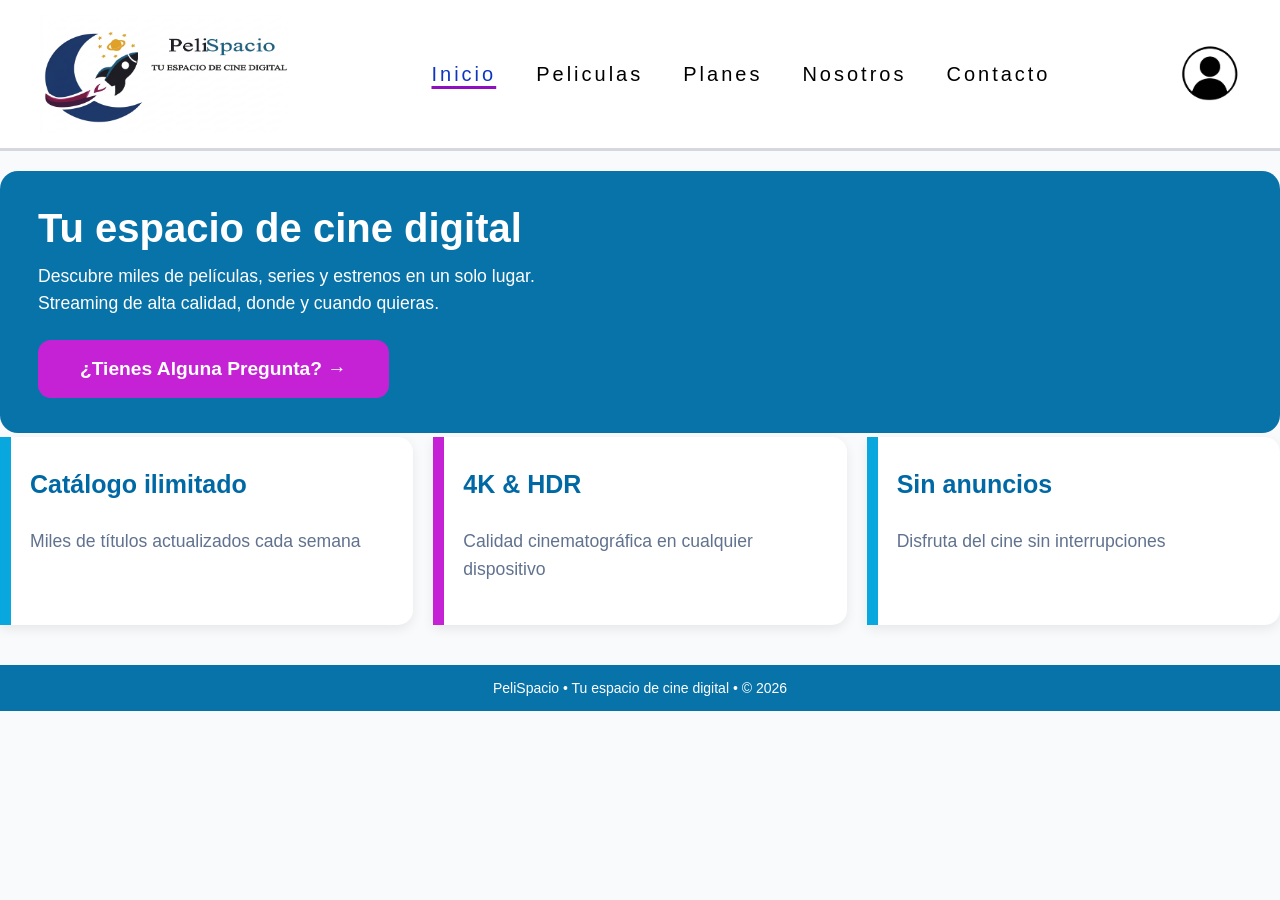
<file: index.html>
<!DOCTYPE html>
<html lang="es">
<head>
    <meta charset="UTF-8">
    <meta name="viewport" content="width=device-width, initial-scale=1.0">
    <title>PeliSpacio</title>
   <link rel="stylesheet" href="pro.css">
</head>
<body>
  <header class="her">
  <div class="logo-container">
    <img src="caleb x chock.jpeg" alt="PeliSpacio Logo" class="logo">
    <div class="logo-text">
    </div>
  </div>

  <nav class="nan">
    <a href="proyecto.html" class="ins">Inicio</a>
    <a href="peliculas.html" class="in">Peliculas</a>
    <a href="planes.html" class="in">Planes</a>
    <a href="nosotros.html" class="in">Nosotros</a>
    <a href="contacto.html" class="inn">Contacto</a>
  </nav>
   <img src="ChatGPT Image 29 ago 2026, 11_25_42.png" class="usuario">

</header>
 <section class="hero">

        <div class="contenido">

            <h1 class="mm">Tu <span>espacio</span> de cine digital</h1>

            <p>
                Descubre miles de películas, series y estrenos en un solo lugar.<br>
                Streaming de alta calidad, donde y cuando quieras.
            </p>

            <div class="botones">
                <button class="explorar">
                  <a href="formulario.html" target="_blank">  ¿Tienes Alguna Pregunta? →</a>
                </button>

            </div>

        </div>

    </section>


    <!-- TARJETAS -->
    <section class="tarjetas">

        <div class="tarjeta tarjeta-azul">
            <h2>Catálogo ilimitado</h2>
            <p>Miles de títulos actualizados cada semana</p>
        </div>

        <div class="tarjeta tarjeta-morado">
            <h2>4K & HDR</h2>
            <p>Calidad cinematográfica en cualquier dispositivo</p>
        </div>

        <div class="tarjeta tarjeta-azul">
            <h2>Sin anuncios</h2>
            <p>Disfruta del cine sin interrupciones</p>
        </div>

    </section>
    <footer class="pie-pagina">
  <p>PeliSpacio • Tu espacio de cine digital • &copy; 2026</p>
</footer>

</body>
</html>
</file>
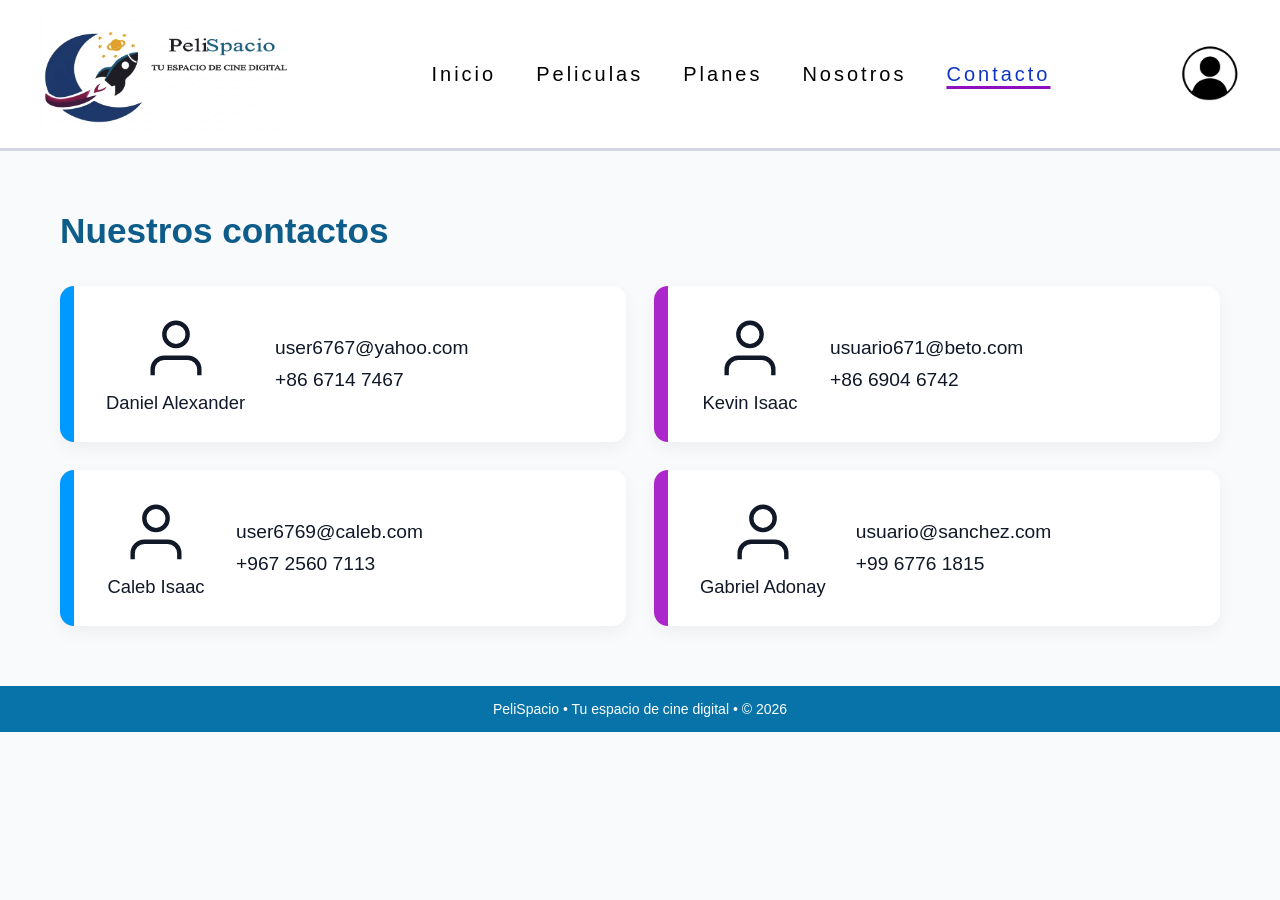
<file: contacto.html>
<!DOCTYPE html>
<html lang="es">
<head>
    <meta charset="UTF-8">
    <meta name="viewport" content="width=device-width, initial-scale=1.0">
    <title>PeliSpacio</title>
    <link rel="stylesheet" href="pro.css">
</head>
    <body>
  <header class="her">
  <div class="logo-container">
    <img src="caleb x chock.jpeg" alt="PeliSpacio Logo" class="logo">
    <div class="logo-text">
    </div>
  </div>

  <nav class="nan">
    <a href="index.html" class="insst">Inicio</a>
    <a href="peliculas.html" class="ines">Peliculas</a>
    <a href="planes.html" class="inmm">Planes</a>
    <a href="nosotros.html" class="inpp">Nosotros</a>
    <a href="contacto.html" class="innd">Contacto</a>
  </nav>
   <img src="ChatGPT Image 29 ago 2026, 11_25_42.png" class="usuario">
  </header> 
  <section class="contacts-section">
  <h2>Nuestros contactos</h2>

  <div class="contacts-grid">
    <!-- Contacto 1 -->
    <div class="contact-card blue">
      <div class="user-block">
        <div class="avatar-icon">
          <svg viewBox="0 0 24 24" fill="none" stroke="currentColor" stroke-width="1.5">
            <path d="M20 21v-2a4 4 0 0 0-4-4H8a4 4 0 0 0-4 4v2"></path>
            <circle cx="12" cy="7" r="4"></circle>
          </svg>
        </div>
        <span class="user-name">Daniel Alexander</span>
      </div>
      <div class="contact-details">
        <p class="email">user6767@yahoo.com</p>
        <p class="phone">+86 6714 7467</p>
      </div>
    </div>

    <!-- Contacto 2 -->
    <div class="contact-card purple">
      <div class="user-block">
        <div class="avatar-icon">
          <svg viewBox="0 0 24 24" fill="none" stroke="currentColor" stroke-width="1.5">
            <path d="M20 21v-2a4 4 0 0 0-4-4H8a4 4 0 0 0-4 4v2"></path>
            <circle cx="12" cy="7" r="4"></circle>
          </svg>
        </div>
        <span class="user-name">Kevin Isaac</span>
      </div>
      <div class="contact-details">
        <p class="email">usuario671@beto.com</p>
        <p class="phone">+86 6904 6742</p>
      </div>
    </div>

    <!-- Contacto 3 -->
    <div class="contact-card blue">
      <div class="user-block">
        <div class="avatar-icon">
          <svg viewBox="0 0 24 24" fill="none" stroke="currentColor" stroke-width="1.5">
            <path d="M20 21v-2a4 4 0 0 0-4-4H8a4 4 0 0 0-4 4v2"></path>
            <circle cx="12" cy="7" r="4"></circle>
          </svg>
        </div>
        <span class="user-name">Caleb Isaac</span>
      </div>
      <div class="contact-details">
        <p class="email">user6769@caleb.com</p>
        <p class="phone">+967 2560 7113</p>
      </div>
    </div>

    <!-- Contacto 4 -->
    <div class="contact-card purple">
      <div class="user-block">
        <div class="avatar-icon">
          <svg viewBox="0 0 24 24" fill="none" stroke="currentColor" stroke-width="1.5">
            <path d="M20 21v-2a4 4 0 0 0-4-4H8a4 4 0 0 0-4 4v2"></path>
            <circle cx="12" cy="7" r="4"></circle>
          </svg>
        </div>
        <span class="user-name">Gabriel Adonay</span>
      </div>
      <div class="contact-details">
        <p class="email">usuario@sanchez.com</p>
        <p class="phone">+99 6776 1815</p>
      </div>
    </div>
  </div>
</section>
<footer class="pie-pagina">
  <p>PeliSpacio • Tu espacio de cine digital • &copy; 2026</p>
</footer>
    </body>
</html>
</file>
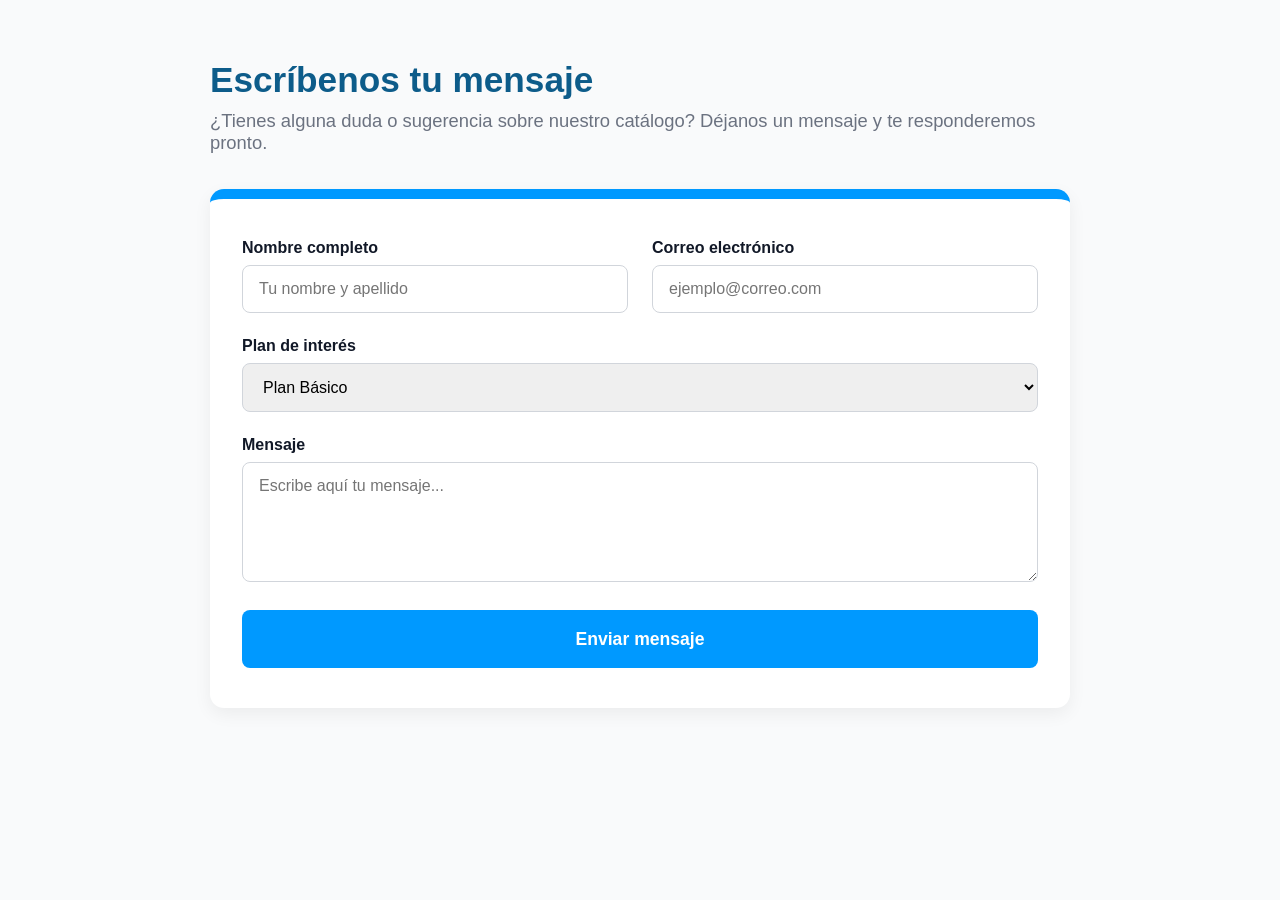
<file: formulario.html>
<!DOCTYPE html>
<html lang="es">
<head>
    <meta charset="UTF-8">
    <meta name="viewport" content="width=device-width, initial-scale=1.0">
    <title>formulario de PeliSpacio</title>
    <link rel="stylesheet" href="pro.css">
</head>
<body>
    <section class="form-section">
  <h2>Escríbenos tu mensaje</h2>
  <p class="subtitle">¿Tienes alguna duda o sugerencia sobre nuestro catálogo? Déjanos un mensaje y te responderemos pronto.</p>

  <form class="contact-form" id="contact-form">
    <div class="form-grid">
      <!-- Nombre -->
      <div class="input-group">
        <label for="name">Nombre completo</label>
        <input type="text" id="name" placeholder="Tu nombre y apellido" required>
      </div>

      <!-- Correo -->
      <div class="input-group">
        <label for="email">Correo electrónico</label>
        <input type="email" id="email" placeholder="ejemplo@correo.com" required>
      </div>

      <!-- Asunto / Plan -->
      <div class="input-group full-width">
        <label for="subject">Plan de interés</label>
        <select id="subject">
          <option value="basico">Plan Básico</option>
          <option value="estandar">Plan Estándar</option>
          <option value="premium">Plan Premium</option>
          <option value="otro">Consulta general</option>
        </select>
      </div>

      <!-- Mensaje -->
      <div class="input-group full-width">
        <label for="message">Mensaje</label>
        <textarea id="message" rows="5" placeholder="Escribe aquí tu mensaje..." required></textarea>
      </div>
    </div>

    <button type="submit" class="btn-submit">Enviar mensaje</button>
    <p id="form-confirmacion" class="form-confirmacion" style="display:none;"></p>
  </form>
</section>
<script src="script.js"></script>
</body>
</html>
</file>
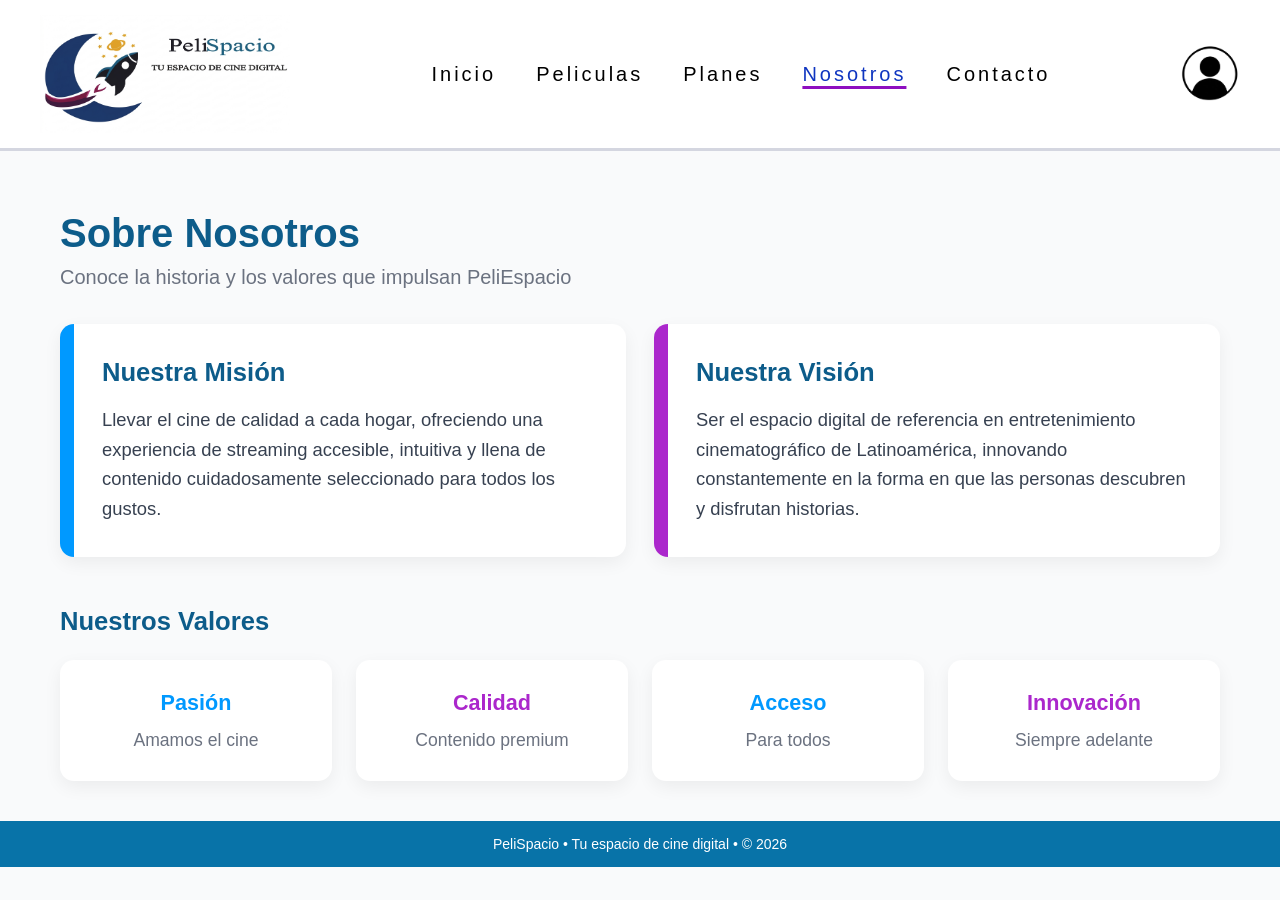
<file: nosotros.html>
<!DOCTYPE html>
<html lang="es">
<head>
    <meta charset="UTF-8">
    <meta name="viewport" content="width=device-width, initial-scale=1.0">
    <title>PeliSpacio</title>
    <link rel="stylesheet" href="pro.css">
</head>
    <body>
  <header class="her">
  <div class="logo-container">
    <img src="caleb x chock.jpeg" alt="PeliSpacio Logo" class="logo">
    <div class="logo-text">
    </div>
  </div>

  <nav class="nan">
    <a href="index.html" class="insst">Inicio</a>
    <a href="peliculas.html" class="ines">Peliculas</a>
    <a href="planes.html" class="inmm">Planes</a>
    <a href="nosotros.html" class="inp">Nosotros</a>
    <a href="contacto.html" class="inn">Contacto</a>
  </nav>
   <img src="ChatGPT Image 29 ago 2026, 11_25_42.png" class="usuario">
  </header>
  <section class="about-section">
  <!-- Encabezado -->
  <h2>Sobre Nosotros</h2>
  <p class="subtitle">Conoce la historia y los valores que impulsan PeliEspacio</p>

  <!-- Bloque Misión y Visión -->
  <div class="mission-vision-container">
    <div class="card-mv blue">
      <h3>Nuestra Misión</h3>
      <p>
        Llevar el cine de calidad a cada hogar, ofreciendo una experiencia de streaming
        accesible, intuitiva y llena de contenido cuidadosamente seleccionado para todos
        los gustos.
      </p>
    </div>

    <div class="card-mv purple">
      <h3>Nuestra Visión</h3>
      <p>
        Ser el espacio digital de referencia en entretenimiento cinematográfico de
        Latinoamérica, innovando constantemente en la forma en que las personas
        descubren y disfrutan historias.
      </p>
    </div>
  </div>

  <!-- Bloque Nuestros Valores -->
  <h3 class="values-title">Nuestros Valores</h3>
  <div class="values-container">
    <div class="value-card">
      <h4 class="blue-text">Pasión</h4>
      <p>Amamos el cine</p>
    </div>

    <div class="value-card">
      <h4 class="purple-text">Calidad</h4>
      <p>Contenido premium</p>
    </div>

    <div class="value-card">
      <h4 class="blue-text">Acceso</h4>
      <p>Para todos</p>
    </div>

    <div class="value-card">
      <h4 class="purple-text">Innovación</h4>
      <p>Siempre adelante</p>
    </div>
  </div>
</section>
<footer class="pie-pagina">
  <p>PeliSpacio • Tu espacio de cine digital • &copy; 2026</p>
</footer>
    </body>
</html>
</file>
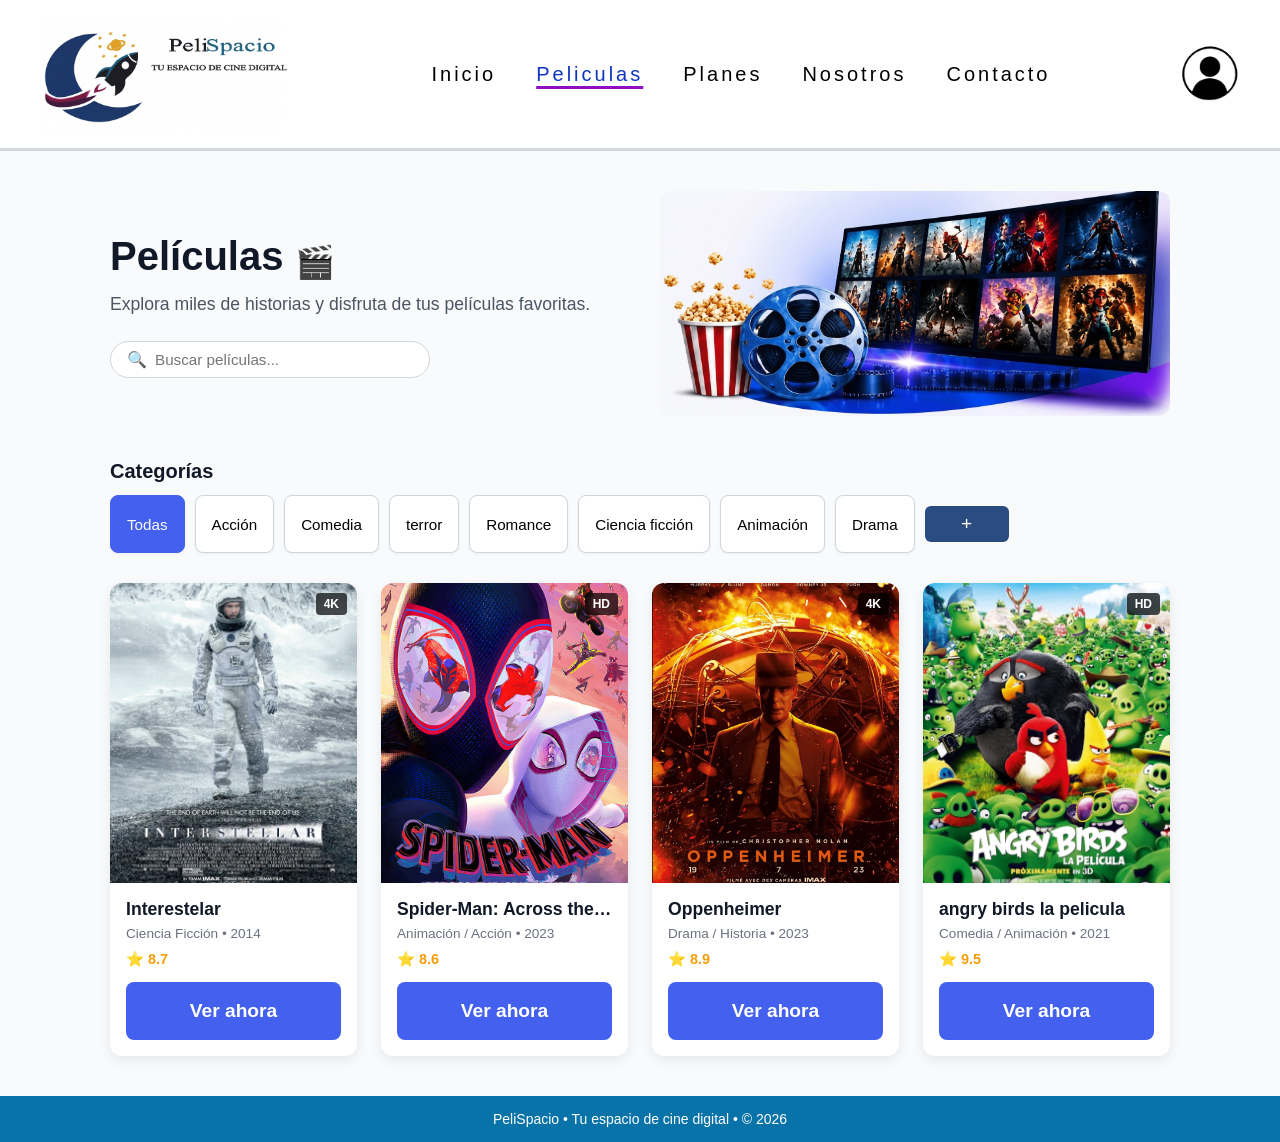
<file: peliculas.html>
<!DOCTYPE html>
<html lang="es">
<head>
    <meta charset="UTF-8">
    <meta name="viewport" content="width=device-width, initial-scale=1.0">
    <title>PeliSpacio</title>
    <link rel="stylesheet" href="pro.css">
</head>
<body>
  <header class="her">
  <div class="logo-container">
    <img src="caleb x chock.jpeg" alt="PeliSpacio Logo" class="logo">
    <div class="logo-text">
    </div>
  </div>

  <nav class="nan">
    <a href="index.html" class="inss">Inicio</a>
    <a href="peliculas.html" class="ine">Peliculas</a>
    <a href="planes.html" class="in">Planes</a>
    <a href="nosotros.html" class="in">Nosotros</a>
    <a href="contacto.html" class="inn">Contacto</a>
  </nav>
   <img src="ChatGPT Image 29 ago 2026, 11_25_42.png" class="usuario">
  </header>
  <div class="hero-container">
  <div class="hero-content">
    <div class="title-wrapper">
      <h1>Películas</h1>
      <span class="icon">🎬</span>
    </div>
    <p class="description">Explora miles de historias y disfruta de tus películas favoritas.</p>
    
    <div class="search-box">
      <span class="search-icon">🔍</span>
      <input type="text" id="buscador" placeholder="Buscar películas...">
    </div>
  </div>

  <div class="hero-banner">
    <img src="Gemini_Generated_Image_jr46wijr46wijr46 (1).jpeg" alt="Banner Películas">
  </div>
</div>

<div class="categories-container">
  <h2>Categorías</h2>
  <div class="chips-wrapper">
    <button class="chip active" data-filter="todas"> Todas</button>
    <button class="chip" data-filter="accion">Acción</button>
    <button class="chip" data-filter="comedia"> Comedia</button>
    <button class="chip" data-filter="terror"> terror</button>
    <button class="chip" data-filter="romance">Romance</button>
    <button class="chip" data-filter="cienciaficcion">Ciencia ficción</button>
    <button class="chip" data-filter="animacion">Animación</button>
    <button class="chip" data-filter="drama">Drama</button>
    <button class="btn-add">+</button>
  </div>
</div>
<!-- Sección de Cuadrícula de Películas -->
<div class="movies-section">
  <div class="movies-grid" id="movies-grid">
    
    <!-- Tarjeta 1 -->
    <div class="movie-card"
      data-title="interestelar" data-category="cienciaficcion"
      data-subtitulo="Interstellar" data-anio="2014" data-duracion="2h 49m" data-imdb="8.7"
      data-generos="Ciencia Ficción, Drama, Aventura"
      data-descripcion="Un grupo de astronautas viaja a través de un agujero de gusano en busca de un nuevo hogar para la humanidad, mientras el tiempo corre distinto para quienes se quedan en la Tierra."
      data-vimeo="1223801492" data-mega="https://mega.nz/embed/fDAAVIiB#t2fMKKvGVsF5oFXjywehHIyow4Wfb3pBTxwKJlUBRns">
      <div class="poster-wrapper">
        <img src="inter.jpg" alt="Película 1">
        <span class="badge">4K</span>
      </div>
      <div class="movie-info">
        <h3>Interestelar</h3>
        <p class="genre">Ciencia Ficción • 2014</p>
        <div class="rating">⭐ 8.7</div>
        <button class="btn-watch" onclick="irADetallePelicula(this)">Ver ahora</button>
      </div>
    </div>

    <!-- Tarjeta 2 -->
    <div class="movie-card"
      data-title="spider-man across the spider-verse" data-category="accion animacion"
      data-subtitulo="Spider-Man: Across the Spider-Verse" data-anio="2023" data-duracion="2h 20m" data-imdb="8.6"
      data-generos="Animación, Acción, Aventura"
      data-descripcion="Miles Morales viaja por un multiverso de arañas junto a Gwen Stacy, enfrentando a un nuevo villano y descubriendo lo que realmente significa ser Spider-Man."
      data-vimeo="1223801493" data-mega="https://mega.nz/embed/PCZEWQ7b#gCLq9chGZmKk-69A2NpMvHnDX5p5mg8qgRbj5pBPUR8">
      <div class="poster-wrapper">
        <img src="spider.jpeg" alt="Película 2">
        <span class="badge">HD</span>
      </div>
      <div class="movie-info">
        <h3>Spider-Man: Across the Spider-Verse</h3>
        <p class="genre">Animación / Acción • 2023</p>
        <div class="rating">⭐ 8.6</div>
        <button class="btn-watch" onclick="irADetallePelicula(this)">Ver ahora</button>
      </div>
    </div>

    <!-- Tarjeta 3 -->
    <div class="movie-card"
      data-title="oppenheimer" data-category="drama"
      data-subtitulo="Oppenheimer" data-anio="2023" data-duracion="3h 0m" data-imdb="8.9"
      data-generos="Drama, Historia, Biografía"
      data-descripcion="La historia del físico J. Robert Oppenheimer y su papel al frente del Proyecto Manhattan, y las consecuencias morales de haber ayudado a crear la bomba atómica."
      data-vimeo="1223801491" data-mega="https://mega.nz/embed/2b4QXbbC#ss7CJH1LnjS0v7kANs4abiFCksE8_cJk57zyeE5N2iM">
      <div class="poster-wrapper">
        <img src="open.jpg" alt="Película 3">
        <span class="badge">4K</span>
      </div>
      <div class="movie-info">
        <h3>Oppenheimer</h3>
        <p class="genre">Drama / Historia • 2023</p>
        <div class="rating">⭐ 8.9</div>
        <button class="btn-watch" onclick="irADetallePelicula(this)">Ver ahora</button>
      </div>
    </div>

    <!-- Tarjeta 4 -->
    <div class="movie-card"
      data-title="angry birds la pelicula" data-category="comedia animacion"
      data-subtitulo="The Angry Birds Movie" data-anio="2016" data-duracion="1h 37m" data-imdb="6.3"
      data-generos="Animación, Aventura, Comedia, Familia"
      data-descripcion="En una isla de pájaros felices que no vuelan, Red y sus amigos Chuck y Bomb, siempre vistos como raros, son los únicos que sospechan de unos misteriosos cerdos verdes que llegan de visita."
      data-vimeo="1223801494" data-mega="https://mega.nz/embed/2aRGXQJD#xCuzNRMwERoaewMeyQWgjg7yudocUuy1AtrPfwtY69g">
      <div class="poster-wrapper">
        <img src="angry.jpg" alt="Película 4">
        <span class="badge">HD</span>
      </div>
      <div class="movie-info">
        <h3>angry birds la pelicula</h3>
        <p class="genre">Comedia / Animación • 2021</p>
        <div class="rating">⭐ 9.5</div>
      <button class="btn-watch" onclick="irADetallePelicula(this)">Ver ahora</button>
      </div>
    </div>

    <p id="sin-resultados" class="sin-resultados" style="display:none;">No se encontraron películas con ese filtro.</p>
  </div>
</div>

<footer class="pie-pagina">
  <p>PeliSpacio • Tu espacio de cine digital • &copy; 2026</p>
</footer>

<script src="script.js"></script>
</body>
</html>
</file>
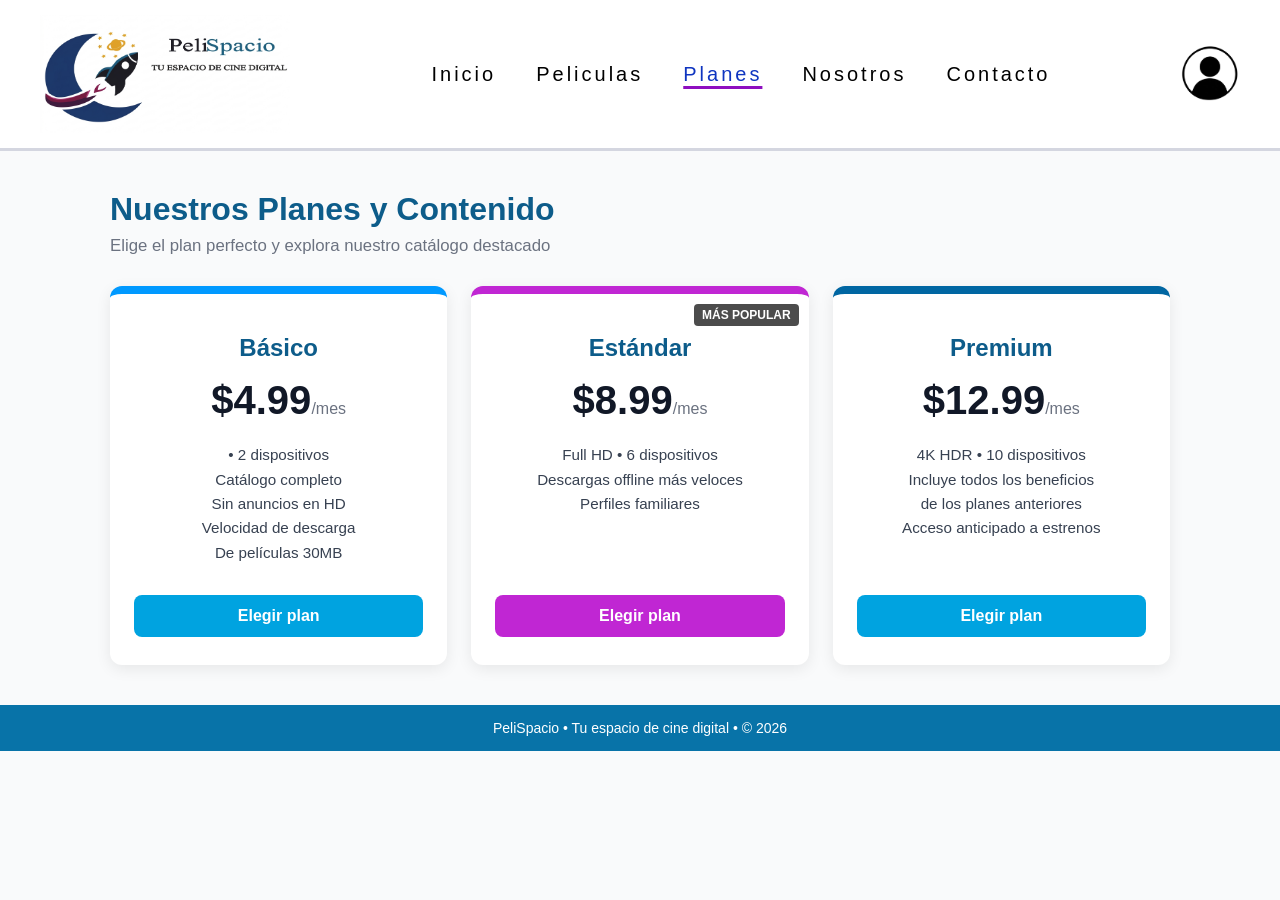
<file: planes.html>
<!DOCTYPE html>
<html lang="es">
<head>
    <meta charset="UTF-8">
    <meta name="viewport" content="width=device-width, initial-scale=1.0">
    <title>PeliSpacio</title>
    <link rel="stylesheet" href="pro.css">
</head>
    <body>
  <header class="her">
  <div class="logo-container">
    <img src="caleb x chock.jpeg" alt="PeliSpacio Logo" class="logo">
    <div class="logo-text">
    </div>
  </div>

  <nav class="nan">
    <a href="index.html" class="insst">Inicio</a>
    <a href="peliculas.html" class="ines">Peliculas</a>
    <a href="planes.html" class="inm">Planes</a>
    <a href="nosotros.html" class="in">Nosotros</a>
    <a href="contacto.html" class="inn">Contacto</a>
  </nav>
   <img src="ChatGPT Image 29 ago 2026, 11_25_42.png" class="usuario">
  </header>
  <section class="plans-section">
  <h2>Nuestros Planes y Contenido</h2>
  <p class="subtitle">Elige el plan perfecto y explora nuestro catálogo destacado</p>

  <div class="plans-container">
    <!-- Plan Básico -->
    <div class="plan-card blue">
      <h3>Básico</h3>
      <div class="price">$4.99<span>/mes</span></div>
      <p class="features">
        • 2 dispositivos<br>
        Catálogo completo<br>
        Sin anuncios en HD<br>
        Velocidad de descarga<br>
        De películas 30MB
      </p>
      <a href="formulario.html?plan=basico" class="btn-plan blue-btn">Elegir plan</a>
    </div>

    <!-- Plan Estándar -->
    <div class="plan-card purple">
      <div class="badge">MÁS POPULAR</div>
      <h3>Estándar</h3>
      <div class="price">$8.99<span>/mes</span></div>
      <p class="features">
        Full HD • 6 dispositivos<br>
        Descargas offline más veloces<br>
        Perfiles familiares
      </p>
      <a href="formulario.html?plan=estandar" class="btn-plan purple-btn">Elegir plan</a>
    </div>

    <!-- Plan Premium -->
    <div class="plan-card dark-blue">
      <h3>Premium</h3>
      <div class="price">$12.99<span>/mes</span></div>
      <p class="features">
        4K HDR • 10 dispositivos<br>
        Incluye todos los beneficios<br>
        de los planes anteriores<br>
        Acceso anticipado a estrenos
      </p>
      <a href="formulario.html?plan=premium" class="btn-plan blue-btn">Elegir plan</a>
    </div>
  </div>
</section>
 <footer class="pie-pagina">
  <p>PeliSpacio • Tu espacio de cine digital • &copy; 2026</p>
</footer>
  </body>
  </html>
</file>
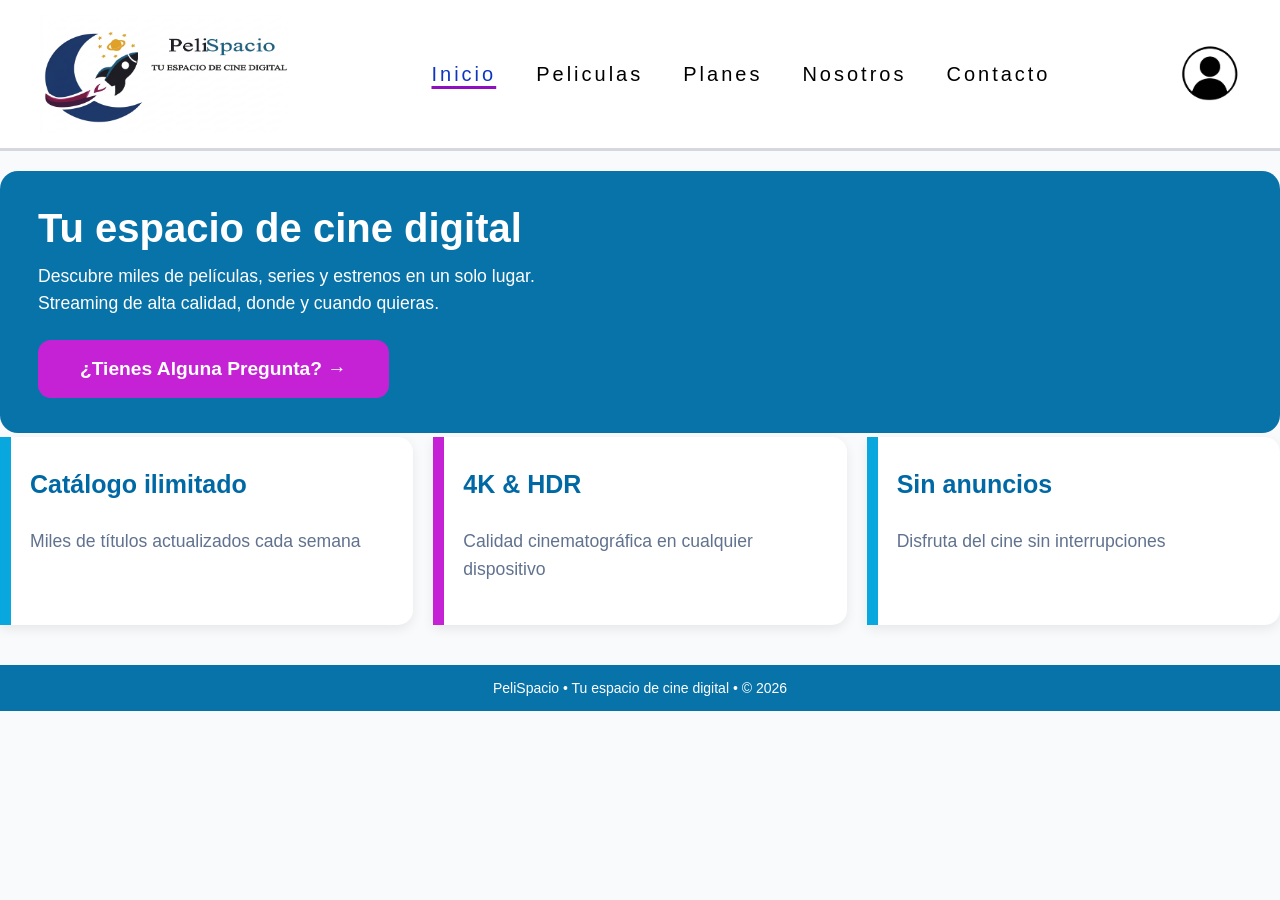
<file: proyecto.html>
<!DOCTYPE html>
<html lang="es">
<head>
    <meta charset="UTF-8">
    <meta name="viewport" content="width=device-width, initial-scale=1.0">
    <title>PeliSpacio</title>
   <link rel="stylesheet" href="pro.css">
</head>
<body>
  <header class="her">
  <div class="logo-container">
    <img src="caleb x chock.jpeg" alt="PeliSpacio Logo" class="logo">
    <div class="logo-text">
    </div>
  </div>

  <nav class="nan">
    <a href="proyecto.html" class="ins">Inicio</a>
    <a href="peliculas.html" class="in">Peliculas</a>
    <a href="planes.html" class="in">Planes</a>
    <a href="nosotros.html" class="in">Nosotros</a>
    <a href="contacto.html" class="inn">Contacto</a>
  </nav>
   <img src="ChatGPT Image 29 ago 2026, 11_25_42.png" class="usuario">

</header>
 <section class="hero">

        <div class="contenido">

            <h1 class="mm">Tu <span>espacio</span> de cine digital</h1>

            <p>
                Descubre miles de películas, series y estrenos en un solo lugar.<br>
                Streaming de alta calidad, donde y cuando quieras.
            </p>

            <div class="botones">
                <button class="explorar">
                  <a href="formulario.html" target="_blank">  ¿Tienes Alguna Pregunta? →</a>
                </button>

            </div>

        </div>

    </section>


    <!-- TARJETAS -->
    <section class="tarjetas">

        <div class="tarjeta tarjeta-azul">
            <h2>Catálogo ilimitado</h2>
            <p>Miles de títulos actualizados cada semana</p>
        </div>

        <div class="tarjeta tarjeta-morado">
            <h2>4K & HDR</h2>
            <p>Calidad cinematográfica en cualquier dispositivo</p>
        </div>

        <div class="tarjeta tarjeta-azul">
            <h2>Sin anuncios</h2>
            <p>Disfruta del cine sin interrupciones</p>
        </div>

    </section>
    <footer class="pie-pagina">
  <p>PeliSpacio • Tu espacio de cine digital • &copy; 2026</p>
</footer>

</body>
</html>
</file>
<file: pro.css>
/* ===== RESETEO Y ESTILOS GLOBALES ===== */
*,
*::before,
*::after {
  padding: 0;
  margin: 0;
  box-sizing: border-box;
  font-family: Arial, Helvetica, sans-serif;
}

body {
  background-size: cover;
  background-color: #f9fafb;
  color: #111827;
  overflow-x: hidden;
}

a {
  text-decoration: none;
  color: inherit;
}

/* ===== ENCABEZADO Y NAVEGACIÓN ===== */
header {
  display: flex;
  align-items: center;
  justify-content: space-between;
  flex-wrap: wrap;
  gap: 15px;
  padding: 15px 40px;
  border-bottom: 3px solid #d4d6e0;
  background-color: #ffffff;
}

.logo {
  width: auto;
  max-width: 250px;
  display: flex;
  align-items: center;
}

.logo-container {
  display: flex;
  align-items: center;
  gap: 12px;
}

.logo-text {
  display: flex;
  align-items: center;
}

.icon {
  font-size: 2rem;
  line-height: 1;
}

.nan {
  text-decoration: none;
  font-size: 20px;
  font-weight: 400;
  letter-spacing: 3px;
}

nav {
  display: flex;
  align-items: center;
  flex-wrap: wrap;
  gap: 10px;
}

/* Enlaces del Nav */
.in, .inn, .inss, .insst, .ines, .inmm, .inpp {
  text-decoration: none;
  color: #000000;
  padding: 10px 15px;
  transition: color 0.2s ease;
}

/* Enlaces activos / resaltados */
.ins, .ine, .inm, .inp, .innd {
  color: rgb(15, 53, 192);
  text-decoration: underline;
  text-decoration-color: rgb(142, 15, 192);
  text-decoration-thickness: 3px;
  text-underline-offset: 5px;
  padding: 10px 15px;
}

.usuario {
  width: 60px;
  height: 60px;
  border-radius: 50%;
  object-fit: cover;
}

/* ===== SECCIÓN HERO / BANNER ===== */
.hero-container {
  display: flex;
  flex-wrap: wrap;
  align-items: center;
  gap: 40px;
  max-width: 1100px;
  margin: 40px auto;
  padding: 0 20px;
}

.hero-content {
  flex: 1 1 400px;
  display: flex;
  flex-direction: column;
  justify-content: center;
}

.hero-banner {
  flex: 1 1 400px;
}

.title-wrapper {
  display: flex;
  align-items: center;
  gap: 12px;
}

.title-wrapper h1, h1 {
  font-size: 2.5rem;
  margin-bottom: 12px;
  color: #111827;
}

h1 span {
  text-decoration: none;
}

.description, .hero p {
  color: #4b5563;
  font-size: 1.1rem;
  line-height: 1.5;
  margin-bottom: 24px;
}

.hero {
  transform: translateY(20px);
  min-height: 250px;
  background-color: #0873a8;
  border-radius: 18px;
  padding: 35px 38px;
  color: #ffffff;
}

.hero p {
  color: #ffffff;
}

.contenido {
  position: relative;
}

.hero-banner img {
  width: 100%;
  height: auto;
  border-radius: 12px;
  object-fit: cover;
}

/* Buscador */
.search-box {
  display: flex;
  align-items: center;
  border: 1px solid #d1d5db;
  border-radius: 20px;
  padding: 8px 16px;
  max-width: 320px;
  width: 100%;
  background-color: #ffffff;
}

.search-icon {
  color: #6b7280;
  margin-right: 8px;
}

.search-box input {
  border: none;
  outline: none;
  width: 100%;
  font-size: 0.95rem;
}

/* BOTONES HERO */
.botones {
  display: flex;
  flex-wrap: wrap;
  gap: 20px;
}

button {
  height: 58px;
  padding: 0 42px;
  border-radius: 13px;
  font-size: 1.2rem;
  cursor: pointer;
  border: none;
}

.explorar {
  background-color: #c522d5;
  color: #ffffff;
  font-weight: bold;
}

/* ===== CATEGORÍAS (CHIPS) ===== */
.categories-container {
  max-width: 1100px;
  margin: 20px auto 0;
  padding: 0 20px;
}

.categories-container h2 {
  font-size: 1.25rem;
  margin-bottom: 12px;
}

.chips-wrapper {
  display: flex;
  flex-wrap: wrap;
  gap: 10px;
  align-items: center;
}

.chip {
  background-color: #ffffff;
  border: 1px solid #d1d5db;
  border-radius: 8px;
  padding: 8px 16px;
  font-size: 0.95rem;
  cursor: pointer;
  box-shadow: 0 1px 3px rgba(0, 0, 0, 0.05);
}

.chip.active {
  background-color: #4361ee;
  color: #ffffff;
  border-color: #4361ee;
}

.btn-add {
  background-color: #2b4c80;
  color: #ffffff;
  border: none;
  border-radius: 6px;
  width: 36px;
  height: 36px;
  font-size: 1.2rem;
  cursor: pointer;
  display: flex;
  align-items: center;
  justify-content: center;
}

/* ===== TARJETAS GENÉRICAS ===== */
.tarjetas {
  display: flex;
  flex-wrap: wrap;
  gap: 20px;
  margin-top: 24px;
}

.tarjeta {
  position: relative;
  flex: 1 1 300px;
  min-height: 188px;
  background-color: #ffffff;
  border-radius: 0 15px 15px 0;
  padding: 33px 30px;
  box-shadow: 0 4px 12px rgba(0, 0, 0, 0.08);
  overflow: hidden;
}

.tarjeta::before {
  content: "";
  position: absolute;
  left: 0;
  top: 0;
  width: 11px;
  height: 100%;
}

.tarjeta-azul::before {
  background-color: #08a8df;
}

.tarjeta-morado::before {
  background-color: #c522d5;
}

.tarjeta h2 {
  margin-right: 20px;
  color: #0069a5;
  font-size: 25px;
  margin-bottom: 28px;
}

.tarjeta p {
  color: #60728f;
  font-size: 1.1rem;
  line-height: 1.6;
}

/* ===== SECCIÓN DE PELÍCULAS ===== */
.movies-section {
  max-width: 1100px;
  margin: 30px auto;
  padding: 0 20px;
}

.movies-grid {
  display: flex;
  flex-wrap: wrap;
  gap: 24px;
}

.movie-card {
  flex: 1 1 220px;
  max-width: 100%;
  background-color: #ffffff;
  border-radius: 12px;
  overflow: hidden;
  box-shadow: 0 4px 12px rgba(0, 0, 0, 0.08);
  transition: transform 0.2s ease, box-shadow 0.2s ease;
  display: flex;
  flex-direction: column;
}

.movie-card:hover {
  transform: translateY(-5px);
  box-shadow: 0 8px 20px rgba(0, 0, 0, 0.15);
}

.poster-wrapper {
  position: relative;
  width: 100%;
  height: 300px;
  background-color: #e5e7eb;
}

.poster-wrapper img {
  width: 100%;
  height: 100%;
  object-fit: cover;
}

.badge {
  position: absolute;
  top: 10px;
  right: 10px;
  background-color: rgba(0, 0, 0, 0.7);
  color: #ffffff;
  font-size: 0.75rem;
  font-weight: bold;
  padding: 4px 8px;
  border-radius: 4px;
  backdrop-filter: blur(4px);
}

.movie-info {
  padding: 16px;
  display: flex;
  flex-direction: column;
  flex-grow: 1;
}

.movie-info h3 {
  font-size: 1.1rem;
  margin: 0 0 6px 0;
  color: #111827;
  white-space: nowrap;
  overflow: hidden;
  text-overflow: ellipsis;
}

.movie-info .genre {
  font-size: 0.85rem;
  color: #6b7280;
  margin: 0 0 10px 0;
}

.movie-info .rating {
  font-weight: bold;
  font-size: 0.9rem;
  color: #f59e0b;
  margin-bottom: 14px;
}

.btn-watch {
  margin-top: auto;
  background-color: #4361ee;
  color: #ffffff;
  border: none;
  padding: 10px;
  border-radius: 8px;
  font-weight: 600;
  cursor: pointer;
  transition: background-color 0.2s ease;
}

.btn-watch:hover {
  background-color: #3651d4;
}

.sin-resultados {
  width: 100%;
  text-align: center;
  color: #6b7280;
  font-size: 1.1rem;
  padding: 40px 0;
}

/* ===== SECCIÓN DE PLANES ===== */
.plans-section {
  max-width: 1100px;
  margin: 40px auto;
  padding: 0 20px;
}

.plans-section h2 {
  color: #0d5c8a;
  font-size: 2rem;
  margin: 0 0 8px 0;
}

.plans-section .subtitle {
  color: #6b7280;
  font-size: 1.05rem;
  margin: 0 0 30px 0;
}

.plans-container {
  display: flex;
  flex-wrap: wrap;
  gap: 24px;
  justify-content: center;
  align-items: stretch;
}

.plan-card {
  flex: 1 1 280px;
  background-color: #ffffff;
  border-radius: 12px;
  padding: 32px 24px 28px;
  box-shadow: 0 4px 15px rgba(0, 0, 0, 0.08);
  display: flex;
  flex-direction: column;
  align-items: center;
  text-align: center;
  position: relative;
  overflow: hidden;
  border-top: 8px solid transparent;
}

.plan-card.blue { border-top-color: #0099ff; }
.plan-card.purple { border-top-color: #c026d3; }
.plan-card.dark-blue { border-top-color: #0066a2; }

.plan-card h3 {
  color: #0d5c8a;
  font-size: 1.5rem;
  margin: 8px 0 16px 0;
}

.price {
  font-size: 2.5rem;
  font-weight: 800;
  color: #111827;
  margin-bottom: 20px;
  display: flex;
  align-items: baseline;
}

.price span {
  font-size: 1rem;
  font-weight: 400;
  color: #6b7280;
}

.features {
  color: #374151;
  font-size: 0.95rem;
  line-height: 1.6;
  margin: 0 0 30px 0;
  flex-grow: 1;
}

.btn-plan {
  width: 100%;
  padding: 12px;
  border-radius: 8px;
  font-weight: 700;
  font-size: 1rem;
  color: #ffffff !important;
  text-align: center;
  transition: opacity 0.2s ease;
  display: block;
}

.btn-plan:hover { opacity: 0.9; }
.blue-btn { background-color: #00a3e0; }
.purple-btn { background-color: #c026d3; }

/* ===== SECCIÓN ACERCA DE ===== */
.about-section {
  max-width: 1200px;
  margin: 60px auto 40px auto;
  padding: 0 20px;
}

.about-section h2 {
  color: #0d5c8a;
  font-size: 2.5rem;
  margin: 0 0 10px 0;
}

.about-section .subtitle {
  color: #6b7280;
  font-size: 1.25rem;
  margin: 0 0 35px 0;
}

.mission-vision-container {
  display: flex;
  flex-wrap: wrap;
  gap: 28px;
  margin-bottom: 50px;
}

.card-mv {
  flex: 1 1 320px;
  background-color: #ffffff;
  border-radius: 14px;
  padding: 34px 28px;
  box-shadow: 0 6px 18px rgba(0, 0, 0, 0.06);
  border-left: 14px solid transparent;
  overflow: hidden;
}

.card-mv.blue { border-left-color: #0099ff; }
.card-mv.purple { border-left-color: #ab27cc; }

.card-mv h3 {
  color: #0d5c8a;
  font-size: 1.6rem;
  margin: 0 0 18px 0;
}

.card-mv p {
  color: #374151;
  font-size: 1.15rem;
  line-height: 1.6;
}

.values-title {
  color: #0d5c8a;
  font-size: 1.6rem;
  margin: 0 0 24px 0;
}

.values-container {
  display: flex;
  flex-wrap: wrap;
  gap: 24px;
}

.value-card {
  flex: 1 1 250px;
  background-color: #ffffff;
  border-radius: 14px;
  padding: 30px 20px;
  text-align: center;
  box-shadow: 0 6px 18px rgba(0, 0, 0, 0.06);
}

.value-card h4 {
  font-size: 1.35rem;
  margin: 0 0 14px 0;
}

.value-card p {
  color: #6b7280;
  font-size: 1.1rem;
}

.blue-text { color: #0099ff; }
.purple-text { color: #ab27cc; }

/* ===== SECCIÓN DE CONTACTOS ===== */
.contacts-section {
  max-width: 1200px;
  margin: 60px auto;
  padding: 0 20px;
}

.contacts-section h2 {
  color: #0d5c8a;
  font-size: 2.2rem;
  margin: 0 0 35px 0;
}

.contacts-grid {
  display: flex;
  flex-wrap: wrap;
  gap: 28px;
}

.contact-card {
  flex: 1 1 400px;
  background-color: #ffffff;
  border-radius: 14px;
  padding: 28px 32px;
  box-shadow: 0 6px 18px rgba(0, 0, 0, 0.05);
  display: flex;
  align-items: center;
  gap: 30px;
  border-left: 14px solid transparent;
  overflow: hidden;
}

.contact-card.blue { border-left-color: #0099ff; }
.contact-card.purple { border-left-color: #ab27cc; }

.user-block {
  display: flex;
  flex-direction: column;
  align-items: center;
  min-width: 100px;
  text-align: center;
}

.avatar-icon {
  width: 70px;
  height: 70px;
  color: #111827;
  margin-bottom: 8px;
}

.avatar-icon svg {
  width: 100%;
  height: 100%;
}

.user-name {
  color: #111827;
  font-size: 1.15rem;
  font-weight: 500;
}

.contact-details {
  display: flex;
  flex-direction: column;
  gap: 6px;
}

.contact-details .email,
.contact-details .phone {
  color: #111827;
  font-size: 1.2rem;
  line-height: 1.4;
  word-break: break-word;
}

/* ===== FORMULARIO ===== */
.form-section {
  max-width: 900px;
  margin: 60px auto;
  padding: 0 20px;
}

.form-section h2 {
  color: #0d5c8a;
  font-size: 2.2rem;
  margin: 0 0 10px 0;
}

.form-section .subtitle {
  color: #6b7280;
  font-size: 1.15rem;
  margin: 0 0 35px 0;
}

.contact-form {
  background-color: #ffffff;
  border-radius: 14px;
  padding: 40px 32px;
  box-shadow: 0 6px 18px rgba(0, 0, 0, 0.06);
  border-top: 10px solid #0099ff;
}

.form-grid {
  display: flex;
  flex-wrap: wrap;
  gap: 24px;
  margin-bottom: 28px;
}

.input-group {
  flex: 1 1 350px;
  display: flex;
  flex-direction: column;
  gap: 8px;
}

.input-group.full-width {
  flex: 1 1 100%;
}

.input-group label {
  color: #111827;
  font-weight: 600;
  font-size: 1rem;
}

.input-group input,
.input-group select,
.input-group textarea {
  width: 100%;
  padding: 14px 16px;
  border: 1px solid #d1d5db;
  border-radius: 8px;
  font-size: 1rem;
  outline: none;
  transition: border-color 0.2s ease, box-shadow 0.2s ease;
}

.input-group input:focus,
.input-group select:focus,
.input-group textarea:focus {
  border-color: #0099ff;
  box-shadow: 0 0 0 3px rgba(0, 153, 255, 0.15);
}

.btn-submit {
  width: 100%;
  background-color: #0099ff;
  color: #ffffff;
  border: none;
  padding: 16px;
  border-radius: 8px;
  font-size: 1.1rem;
  font-weight: 700;
  cursor: pointer;
  transition: background-color 0.2s ease;
}

.btn-submit:hover {
  background-color: #0080df;
}

.form-confirmacion {
  margin-top: 16px;
  font-weight: 600;
  text-align: center;
}

/* ===== DETALLE DE PELÍCULA ===== */
.volver-peliculas {
  display: inline-block;
  margin: 18px 32px 0;
  color: #4b5563;
  font-weight: 600;
  font-size: 0.95rem;
}

.volver-peliculas:hover {
  color: #0099ff;
}

.detalle-pelicula {
  position: relative;
  overflow: hidden;
  margin-top: 18px;
  min-height: 60vh;
  display: flex;
  align-items: center;
}

.detalle-fondo {
  position: absolute;
  inset: 0;
  background-size: cover;
  background-position: center;
  filter: blur(30px) brightness(0.45);
  transform: scale(1.15);
  z-index: 0;
}

.detalle-contenido {
  position: relative;
  z-index: 1;
  display: flex;
  flex-wrap: wrap;
  gap: 40px;
  padding: 48px 60px;
  align-items: flex-start;
  max-width: 1100px;
  margin: 0 auto;
}

.detalle-poster {
  width: 260px;
  border-radius: 12px;
  box-shadow: 0 15px 35px rgba(0, 0, 0, 0.5);
  object-fit: cover;
}

.detalle-info {
  flex: 1 1 300px;
  color: #ffffff;
  padding-top: 10px;
}

.detalle-info h1 {
  font-size: 2.6rem;
  margin-bottom: 6px;
  color: #ffffff;
}

.detalle-subtitulo {
  color: #b3b8c2;
  font-style: italic;
  margin-bottom: 20px;
  font-size: 1.1rem;
}

.detalle-badges {
  display: flex;
  flex-wrap: wrap;
  gap: 10px;
  margin-bottom: 22px;
}

.badge-pill {
  background: rgba(255, 255, 255, 0.12);
  color: #ffffff;
  padding: 5px 14px;
  border-radius: 20px;
  font-size: 0.85rem;
  font-weight: 600;
}

.badge-hd {
  background: #ffb800;
  color: #000000;
}

.badge-imdb {
  background: rgba(255, 255, 255, 0.12);
  color: #ffcc33;
}

.detalle-descripcion {
  color: #d7dae0;
  line-height: 1.7;
  margin-bottom: 26px;
  max-width: 600px;
  font-size: 1.05rem;
}

.detalle-generos {
  display: flex;
  flex-wrap: wrap;
  gap: 10px;
}

.detalle-generos span {
  background: rgba(255, 255, 255, 0.08);
  color: #e2e4e9;
  padding: 6px 16px;
  border-radius: 20px;
  font-size: 0.85rem;
  border: 1px solid rgba(255, 255, 255, 0.15);
}

.detalle-video-section {
  background: #0d1117;
  padding: 20px 60px 60px;
}

.detalle-video-section h2 {
  color: #ffffff;
  max-width: 900px;
  margin: 0 auto 16px;
  font-size: 1.4rem;
}

.servidores-tabs {
  display: flex;
  flex-wrap: wrap;
  gap: 10px;
  max-width: 900px;
  margin: 0 auto 16px;
}

.servidor-tab {
  background: rgba(255, 255, 255, 0.08);
  color: #d7dae0;
  border: 1px solid rgba(255, 255, 255, 0.15);
  padding: 8px 20px;
  border-radius: 8px;
  font-size: 0.9rem;
  font-weight: 600;
  cursor: pointer;
  transition: background-color 0.2s ease, color 0.2s ease;
}

.servidor-tab:hover {
  background: rgba(255, 255, 255, 0.15);
}

.servidor-tab.activo {
  background: #0099ff;
  color: #ffffff;
  border-color: #0099ff;
}

.video-responsive {
  position: relative;
  width: 100%;
  max-width: 900px;
  margin: 0 auto;
  padding-top: 56.25%; /* Relación 16:9 */
  border-radius: 10px;
  overflow: hidden;
  background: #000000;
}

.video-responsive iframe {
  position: absolute;
  inset: 0;
  width: 100%;
  height: 100%;
  border: 0;
}

/* ===== PIE DE PÁGINA ===== */
.pie-pagina {
  background-color: #0873a8;
  color: #ffffff;
  text-align: center;
  padding: 15px 0;
  width: 100%;
  margin-top: 40px;
}

.pie-pagina p {
  margin: 0;
  font-size: 14px;
}

/* ===== AJUSTES DE FLEXBOX PARA DISPOSITIVOS PEQUEÑOS ===== */
@media (max-width: 768px) {
  header {
    justify-content: center;
  }

  nav {
    justify-content: center;
  }

  .contact-card {
    flex-direction: column;
    text-align: center;
  }

  .detalle-contenido {
    justify-content: center;
    text-align: center;
    padding: 32px 24px;
  }

  .detalle-badges,
  .detalle-generos {
    justify-content: center;
  }

  .detalle-video-section {
    padding: 20px 20px 40px;
  }

  .detalle-video-section h2 {
    text-align: center;
  }
}
.mm{
  color: white;
}
</file>
